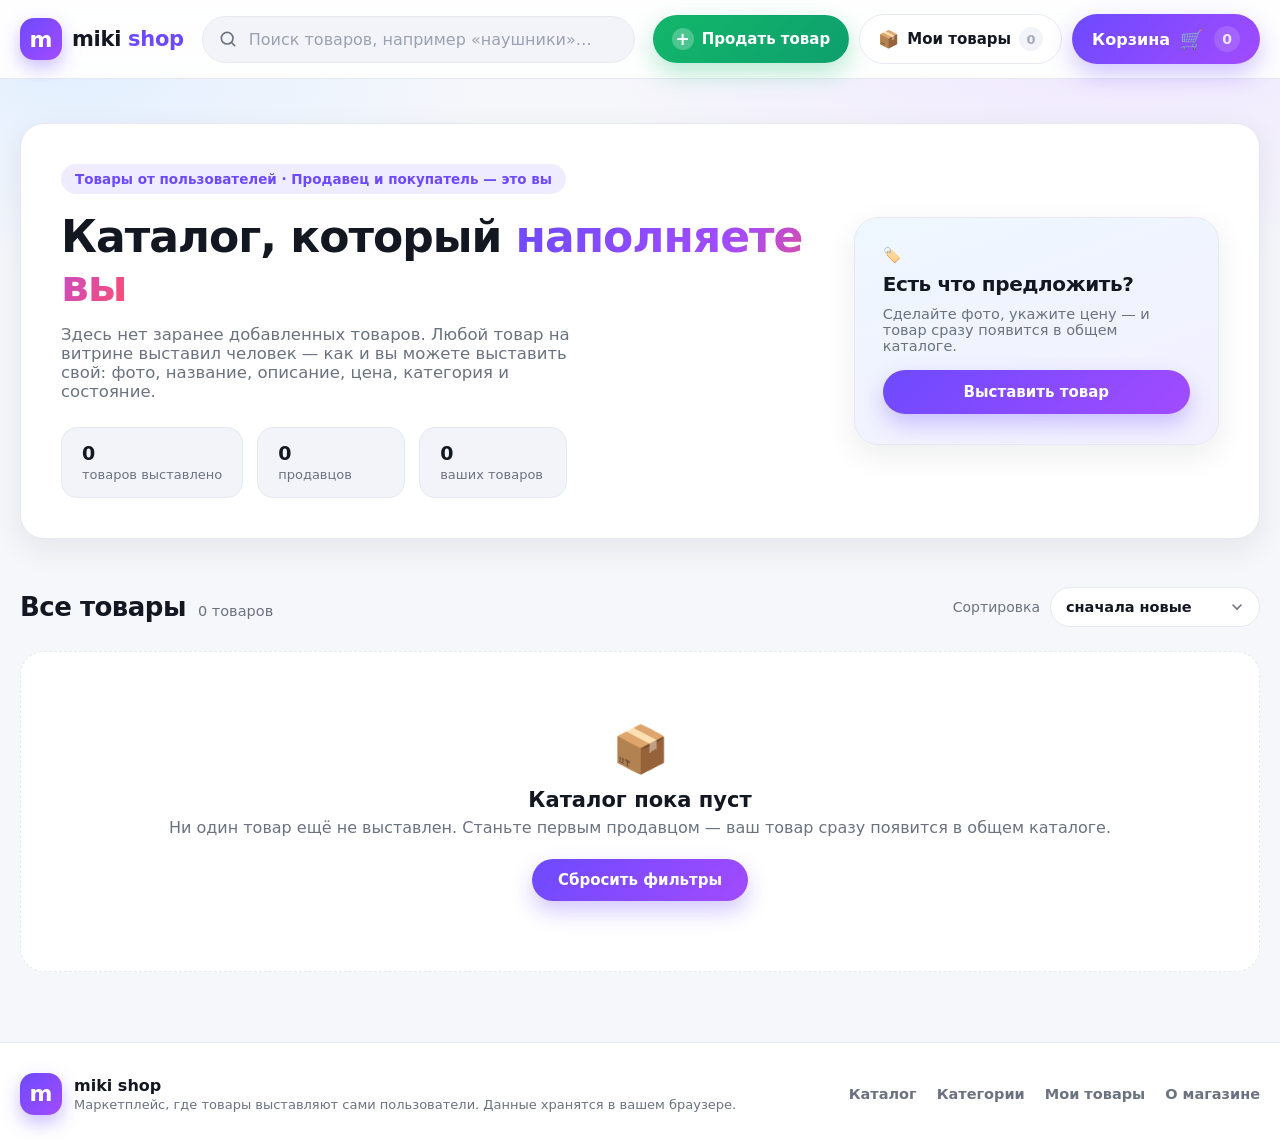
<file: index.html>
<!DOCTYPE html>
<html lang="ru">
<head>
<meta charset="UTF-8">
<meta name="viewport" content="width=device-width, initial-scale=1">
<title>miki shop — маркетплейс, где товары выставляют пользователи</title>
<meta name="description" content="miki shop — маркетплейс, на котором товары выставляют сами пользователи: выложите свой товар, найдите нужный и оформите покупку.">
<link rel="icon" href="assets/favicon.svg">
<link rel="stylesheet" href="css/styles.css">
</head>
<body>

<a class="skip-link" href="#catalog">Перейти к каталогу</a>

<!-- ================= HEADER ================= -->
<header class="header" id="header">
  <div class="container header__top">
    <a class="logo" href="#" aria-label="miki shop — на главную">
      <span class="logo__mark">m</span>
      <span class="logo__text">miki <b>shop</b></span>
    </a>

    <form class="search" id="searchForm" role="search" autocomplete="off">
      <svg class="search__icon" viewBox="0 0 24 24" aria-hidden="true">
        <circle cx="11" cy="11" r="7"></circle>
        <path d="M20 20l-3.5-3.5"></path>
      </svg>
      <input class="search__input" id="searchInput" type="search"
             placeholder="Поиск товаров, например «наушники»…" aria-label="Поиск товаров">
      <button class="search__clear" id="searchClear" type="button" aria-label="Очистить поиск" hidden>&times;</button>
    </form>

    <div class="header__actions">
      <button class="hdr-btn hdr-btn--sell" id="sellOpen" type="button">
        <span class="hdr-btn__ico" aria-hidden="true">+</span>
        <span class="hdr-btn__label">Продать товар</span>
      </button>

      <button class="hdr-btn" id="mineOpen" type="button">
        <span class="hdr-btn__ico" aria-hidden="true">📦</span>
        <span class="hdr-btn__label">Мои товары</span>
        <span class="badge" id="mineCount" data-empty="true">0</span>
      </button>

      <button class="cart-btn" id="cartOpen" type="button" aria-haspopup="dialog">
        <span class="cart-btn__label">Корзина</span>
        <span class="cart-btn__icon" aria-hidden="true">🛒</span>
        <span class="cart-btn__count" id="cartCount" data-empty="true">0</span>
      </button>
    </div>
  </div>

  <nav class="cats" id="catsNav" aria-label="Категории товаров">
    <div class="container cats__row" id="catsRow"></div>
  </nav>
</header>

<!-- ================= HERO ================= -->
<section class="hero">
  <div class="container hero__inner">
    <div class="hero__text">
      <span class="hero__badge">Товары от пользователей · Продавец и покупатель — это вы</span>
      <h1>Каталог, который <span>наполняете вы</span></h1>
      <p>Здесь нет заранее добавленных товаров. Любой товар на витрине выставил
        человек — как и вы можете выставить свой: фото, название, описание, цена,
        категория и состояние.</p>
      <div class="hero__stats">
        <div class="hero__stat"><b id="heroCount">0</b><span>товаров выставлено</span></div>
        <div class="hero__stat"><b id="heroSellers">0</b><span>продавцов</span></div>
        <div class="hero__stat"><b id="heroMine">0</b><span>ваших товаров</span></div>
      </div>
    </div>
    <div class="hero__card hero__card--cta">
      <div class="hero__cta">
        <span class="hero__cta-ico" aria-hidden="true">🏷️</span>
        <b>Есть что предложить?</b>
        <span>Сделайте фото, укажите цену — и товар сразу появится в общем каталоге.</span>
        <button class="btn btn--primary" id="heroSell" type="button">Выставить товар</button>
      </div>
    </div>
  </div>
</section>

<!-- ================= CATALOG ================= -->
<main class="container catalog" id="catalog">
  <div class="toolbar">
    <div class="toolbar__left">
      <h2 class="toolbar__title" id="catalogTitle">Все товары</h2>
      <span class="toolbar__count" id="resultCount">0 товаров</span>
    </div>
    <div class="toolbar__right">
      <label class="field">
        <span class="field__label">Сортировка</span>
        <select id="sortSelect" class="field__select">
          <option value="new">сначала новые</option>
          <option value="price-asc">сначала дешёвые</option>
          <option value="price-desc">сначала дорогие</option>
        </select>
      </label>
    </div>
  </div>

  <div class="grid" id="grid"></div>

  <!-- Состояние пустого каталога и пустой выдачи задаётся из js/app.js -->
  <div class="empty" id="emptyState" hidden>
    <div class="empty__icon" id="emptyIcon">📦</div>
    <h3 id="emptyTitle">Каталог пока пуст</h3>
    <p id="emptyText">Ни один товар ещё не выставлен. Станьте первым продавцом — ваш товар сразу появится в общем каталоге.</p>
    <button class="btn btn--primary" id="resetFilters" type="button">Сбросить фильтры</button>
    <button class="btn btn--primary" id="emptySell" type="button" hidden>Выставить товар</button>
  </div>
</main>

<!-- ================= FOOTER ================= -->
<footer class="footer">
  <div class="container footer__inner">
    <div class="footer__brand">
      <span class="logo__mark">m</span>
      <div>
        <b>miki shop</b>
        <p>Маркетплейс, где товары выставляют сами пользователи. Данные хранятся в вашем браузере.</p>
      </div>
    </div>
    <nav class="footer__links">
      <a href="#catalog">Каталог</a>
      <a href="#" data-action="categories">Категории</a>
      <a href="#" data-action="mine">Мои товары</a>
      <a href="#" data-action="about">О магазине</a>
    </nav>
  </div>
</footer>

<!-- ================= CART DRAWER ================= -->
<div class="overlay" id="overlay" hidden></div>

<aside class="drawer" id="drawer" role="dialog" aria-modal="true" aria-label="Корзина" hidden>
  <header class="drawer__head">
    <h2>Корзина <span class="drawer__count" id="drawerCount">0</span></h2>
    <button class="icon-btn" id="cartClose" type="button" aria-label="Закрыть корзину">&times;</button>
  </header>

  <div class="drawer__body" id="drawerBody"></div>

  <footer class="drawer__foot" id="drawerFoot">
    <div class="drawer__row">
      <span>Товаров: <b id="footQty">0</b></span>
      <span>Продавцов: <b id="footSellers">0</b></span>
    </div>
    <div class="drawer__total">
      <span>Итого</span>
      <b id="footTotal">0 ₽</b>
    </div>
    <button class="btn btn--checkout" id="checkout" type="button">
      Оформить покупку
      <span id="checkoutTotal">0 ₽</span>
    </button>
    <button class="btn btn--ghost btn--sm" id="clearCart" type="button">Очистить корзину</button>
  </footer>
</aside>

<!-- ================= SUCCESS MODAL ================= -->
<div class="modal" id="modal" role="dialog" aria-modal="true" aria-labelledby="modalTitle" hidden>
  <div class="modal__box">
    <div class="modal__check" aria-hidden="true">
      <svg viewBox="0 0 52 52"><path d="M14 27l9 9 16-18"></path></svg>
    </div>
    <h2 id="modalTitle">Заказ успешно оформлен!</h2>
    <p class="modal__text">Спасибо за покупку в <b>miki shop</b>. Продавцы увидят заказ и свяжутся с вами, чтобы передать товар.</p>
    <div class="modal__order">
      <span>Номер заказа:</span>
      <b id="orderNumber"></b>
      <button class="copy-btn" id="copyOrder" type="button" title="Скопировать номер">Скопировать</button>
    </div>
    <div class="modal__items" id="modalItems"></div>
    <button class="btn btn--primary" id="modalClose" type="button">Продолжить покупки</button>
  </div>
</div>

<div class="toasts" id="toasts" aria-live="polite"></div>

<!-- ================= MY ITEMS DRAWER ================= -->
<aside class="drawer drawer--wide" id="myDrawer" role="dialog" aria-modal="true" aria-label="Мои товары" hidden>
  <header class="drawer__head">
    <h2>Мои товары <span class="drawer__count" id="myCount">0</span></h2>
    <button class="icon-btn" id="myClose" type="button" aria-label="Закрыть">&times;</button>
  </header>

  <div class="drawer__body" id="myBody"></div>

  <footer class="drawer__foot">
    <p class="mine__profile">Вы продаёте как <b id="myName">Продавец</b></p>
    <p class="mine__hint">Товары хранятся в этом браузере и остаются на витрине после перезагрузки страницы. Покупать и продавать можно одновременно.</p>
    <button class="btn btn--primary" id="mySellBtn" type="button">
      <span aria-hidden="true">+</span> Продать товар
    </button>
  </footer>
</aside>

<!-- ================= PRODUCT CARD MODAL ================= -->
<div class="modal" id="productModal" role="dialog" aria-modal="true" aria-labelledby="pmName" hidden>
  <div class="modal__box modal__box--wide">
    <button class="icon-btn modal__x" id="pmClose" type="button" aria-label="Закрыть карточку">&times;</button>
    <div class="detail">
      <div class="detail__media">
        <img id="pmImage" alt="" width="400" height="400">
        <span class="detail__cond" id="pmCondition"></span>
      </div>
        <div class="detail__info">
          <span class="card__cat" id="pmCategory"></span>
          <h2 id="pmName"></h2>
          <div class="detail__meta" id="pmMeta"></div>
          <div class="detail__seller" id="pmSeller"></div>
        <p class="detail__desc" id="pmDesc"></p>
        <div class="detail__buy">
          <span class="price" id="pmPrice"></span>
          <button class="btn btn--primary detail__add" id="pmAdd" type="button">Добавить в корзину</button>
        </div>
      </div>
    </div>
  </div>
</div>

<!-- ================= SELL FORM MODAL ================= -->
<div class="modal" id="sellModal" role="dialog" aria-modal="true" aria-labelledby="sellTitle" hidden>
  <div class="modal__box modal__box--form">
    <button class="icon-btn modal__x" id="sellClose" type="button" aria-label="Закрыть форму">&times;</button>
    <h2 id="sellTitle">Выставить товар</h2>
    <p class="modal__text">Заполните карточку — товар сразу появится в общем каталоге и его увидят покупатели.</p>

    <form class="form" id="sellForm" novalidate>
      <!-- Фото -->
      <div class="form__row">
        <span class="form__label">Фото товара</span>
        <div class="photo">
          <div class="photo__preview" id="sellPhotoPreview">
            <span class="photo__hint">Нет фото</span>
          </div>
          <div class="photo__side">
            <label class="btn btn--ghost btn--sm photo__pick" for="sellPhoto">Выбрать фото</label>
            <input class="visually-hidden" id="sellPhoto" type="file" accept="image/*">
            <button class="btn btn--ghost btn--sm" id="sellPhotoClear" type="button" hidden>Убрать фото</button>
            <small class="photo__note">JPG или PNG, до 5 МБ. Если фото нет — поставим заглушку.</small>
          </div>
        </div>
      </div>

      <!-- Название -->
      <div class="form__row">
        <label class="form__label" for="sellName">Название товара <b>*</b></label>
        <input class="form__input" id="sellName" type="text" maxlength="70"
               placeholder="Например: Кофемашина Delonghi Magnifica" required>
        <small class="form__error" data-error="sellName"></small>
      </div>

      <!-- Категория + состояние -->
      <div class="form__grid">
        <div class="form__row">
          <label class="form__label" for="sellCategory">Категория <b>*</b></label>
          <select class="form__input" id="sellCategory" required></select>
        </div>
        <div class="form__row">
          <label class="form__label" for="sellCondition">Состояние товара <b>*</b></label>
          <select class="form__input" id="sellCondition" required></select>
        </div>
      </div>

      <!-- Цена -->
      <div class="form__row">
        <label class="form__label" for="sellPrice">Цена, ₽ <b>*</b></label>
        <input class="form__input" id="sellPrice" type="number" min="1" step="1" inputmode="numeric"
               placeholder="2500" required>
        <small class="form__error" data-error="sellPrice"></small>
      </div>

      <!-- Описание -->
      <div class="form__row">
        <label class="form__label" for="sellDesc">Описание</label>
        <textarea class="form__input form__input--area" id="sellDesc" rows="4" maxlength="800"
                  placeholder="Состояние, комплектация, причина продажи, город и способ передачи…"></textarea>
        <small class="form__counter"><span id="sellDescCount">0</span> / 800</small>
      </div>

      <!-- Продавец -->
      <div class="form__row">
        <label class="form__label" for="sellSeller">Имя продавца <b>*</b></label>
        <input class="form__input" id="sellSeller" type="text" maxlength="40"
               placeholder="Как вас показывать покупателям" required>
        <small class="form__error" data-error="sellSeller"></small>
        <small class="photo__note">Это имя увидят покупатели. Оно запоминается и подставляется в следующих товарах.</small>
      </div>

      <p class="form__error form__error--global" id="sellError" hidden></p>

      <div class="form__actions">
        <button class="btn btn--ghost" id="sellCancel" type="button">Отмена</button>
        <button class="btn btn--primary" id="sellSubmit" type="submit">Опубликовать</button>
      </div>
    </form>
  </div>
</div>

<script src="js/data.js"></script>
<script src="js/app.js"></script>
</body>
</html>
</file>
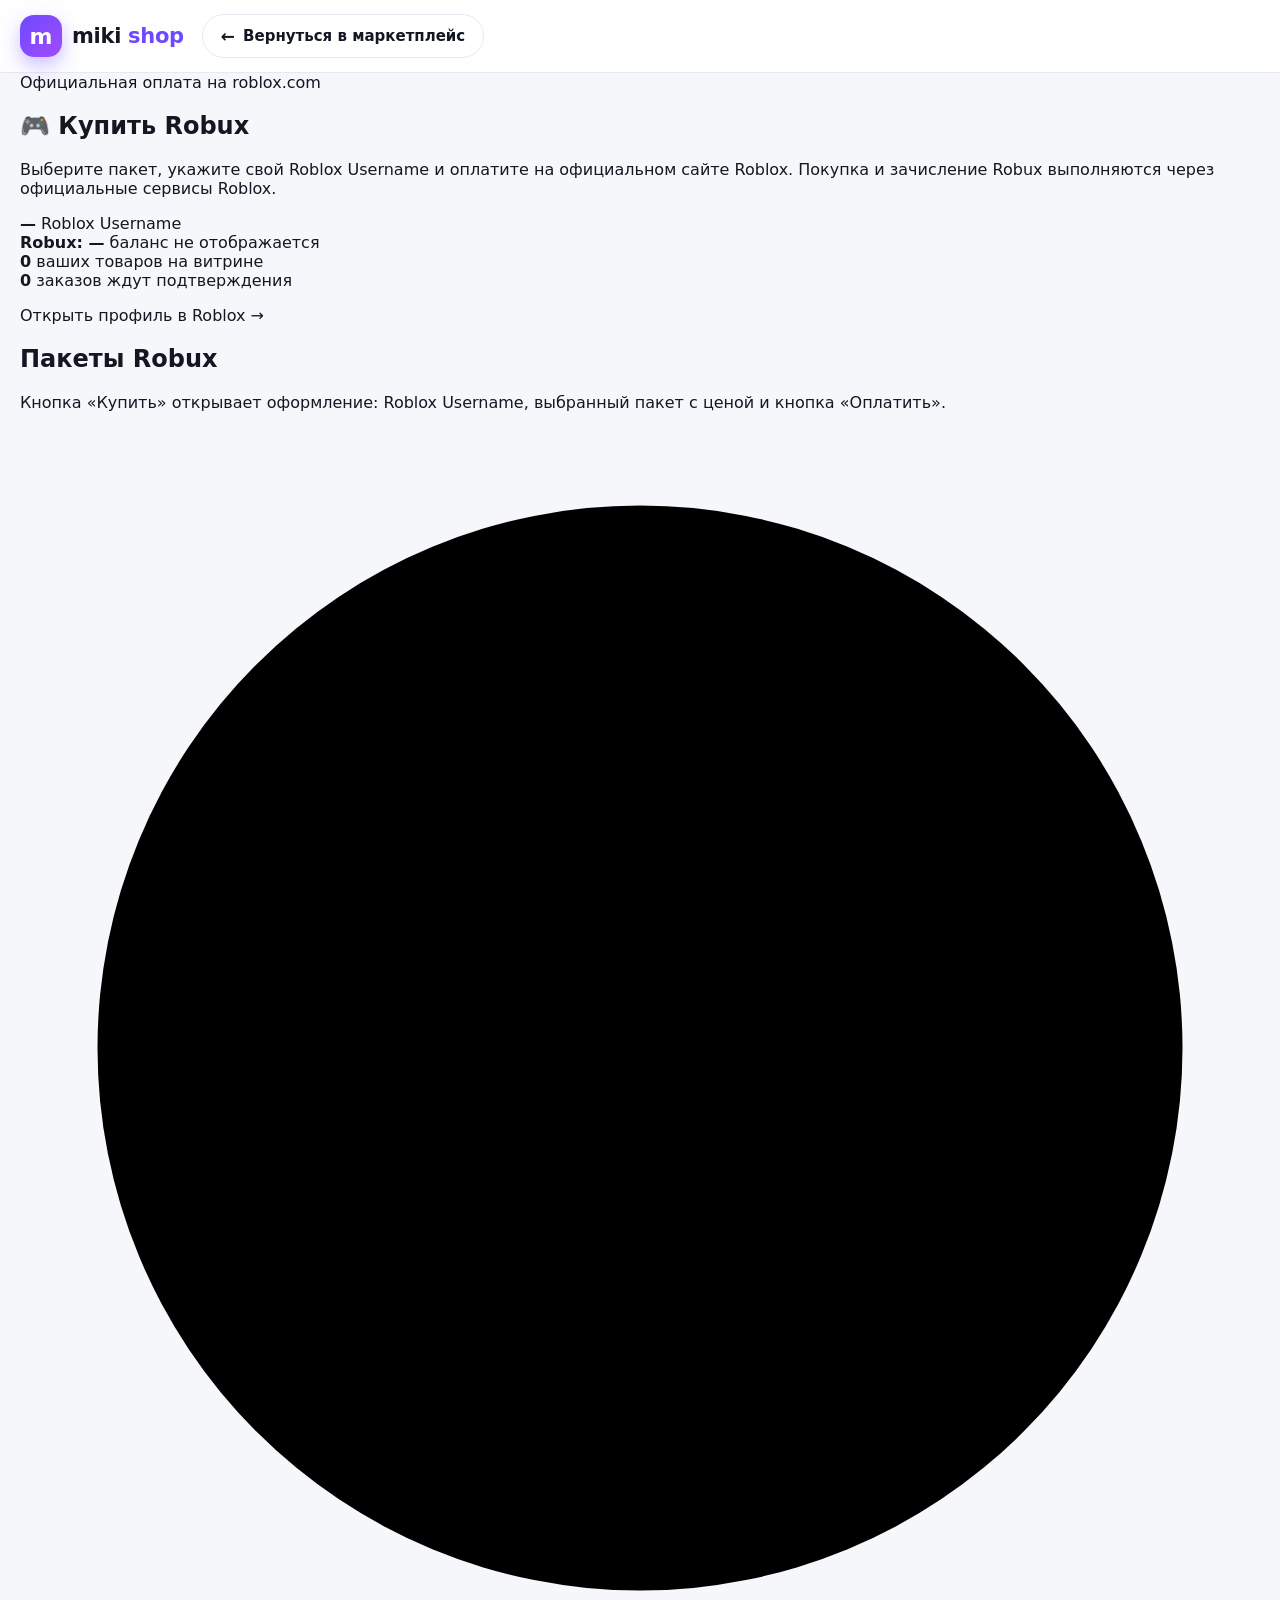
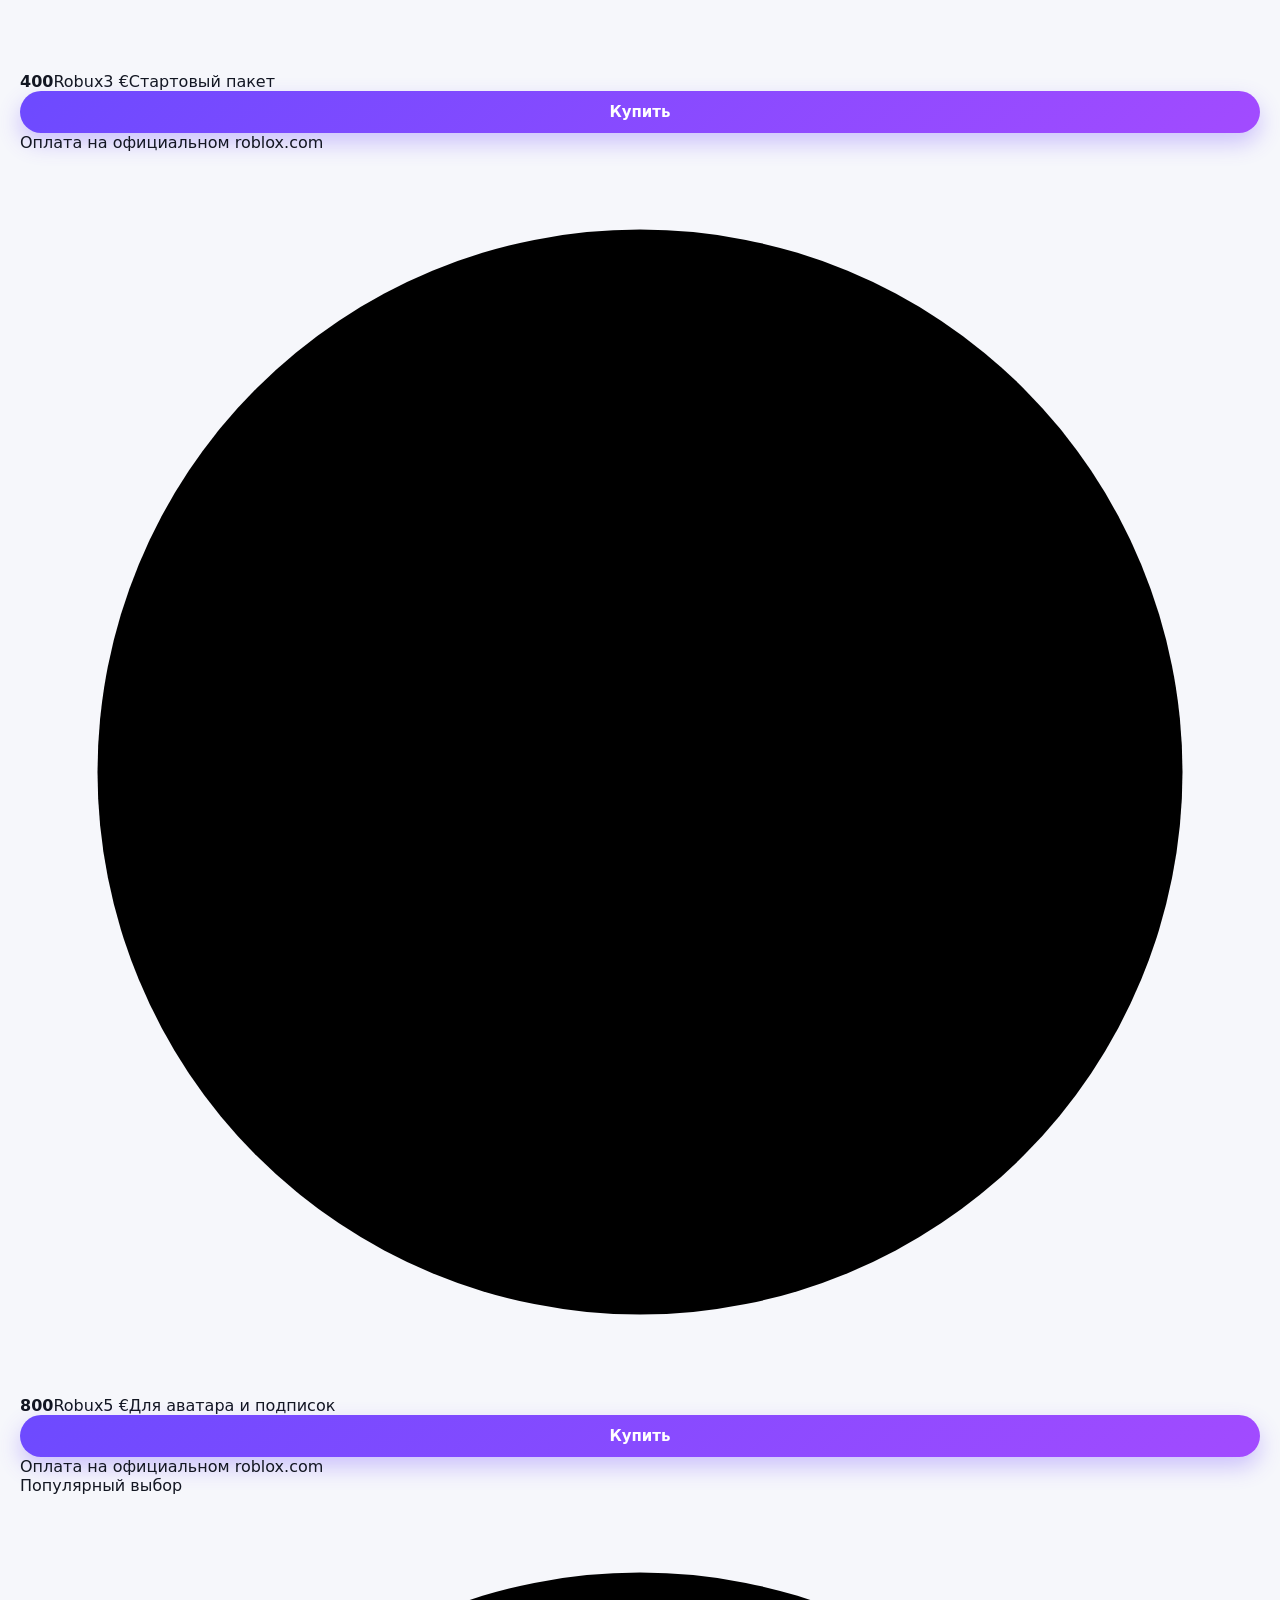
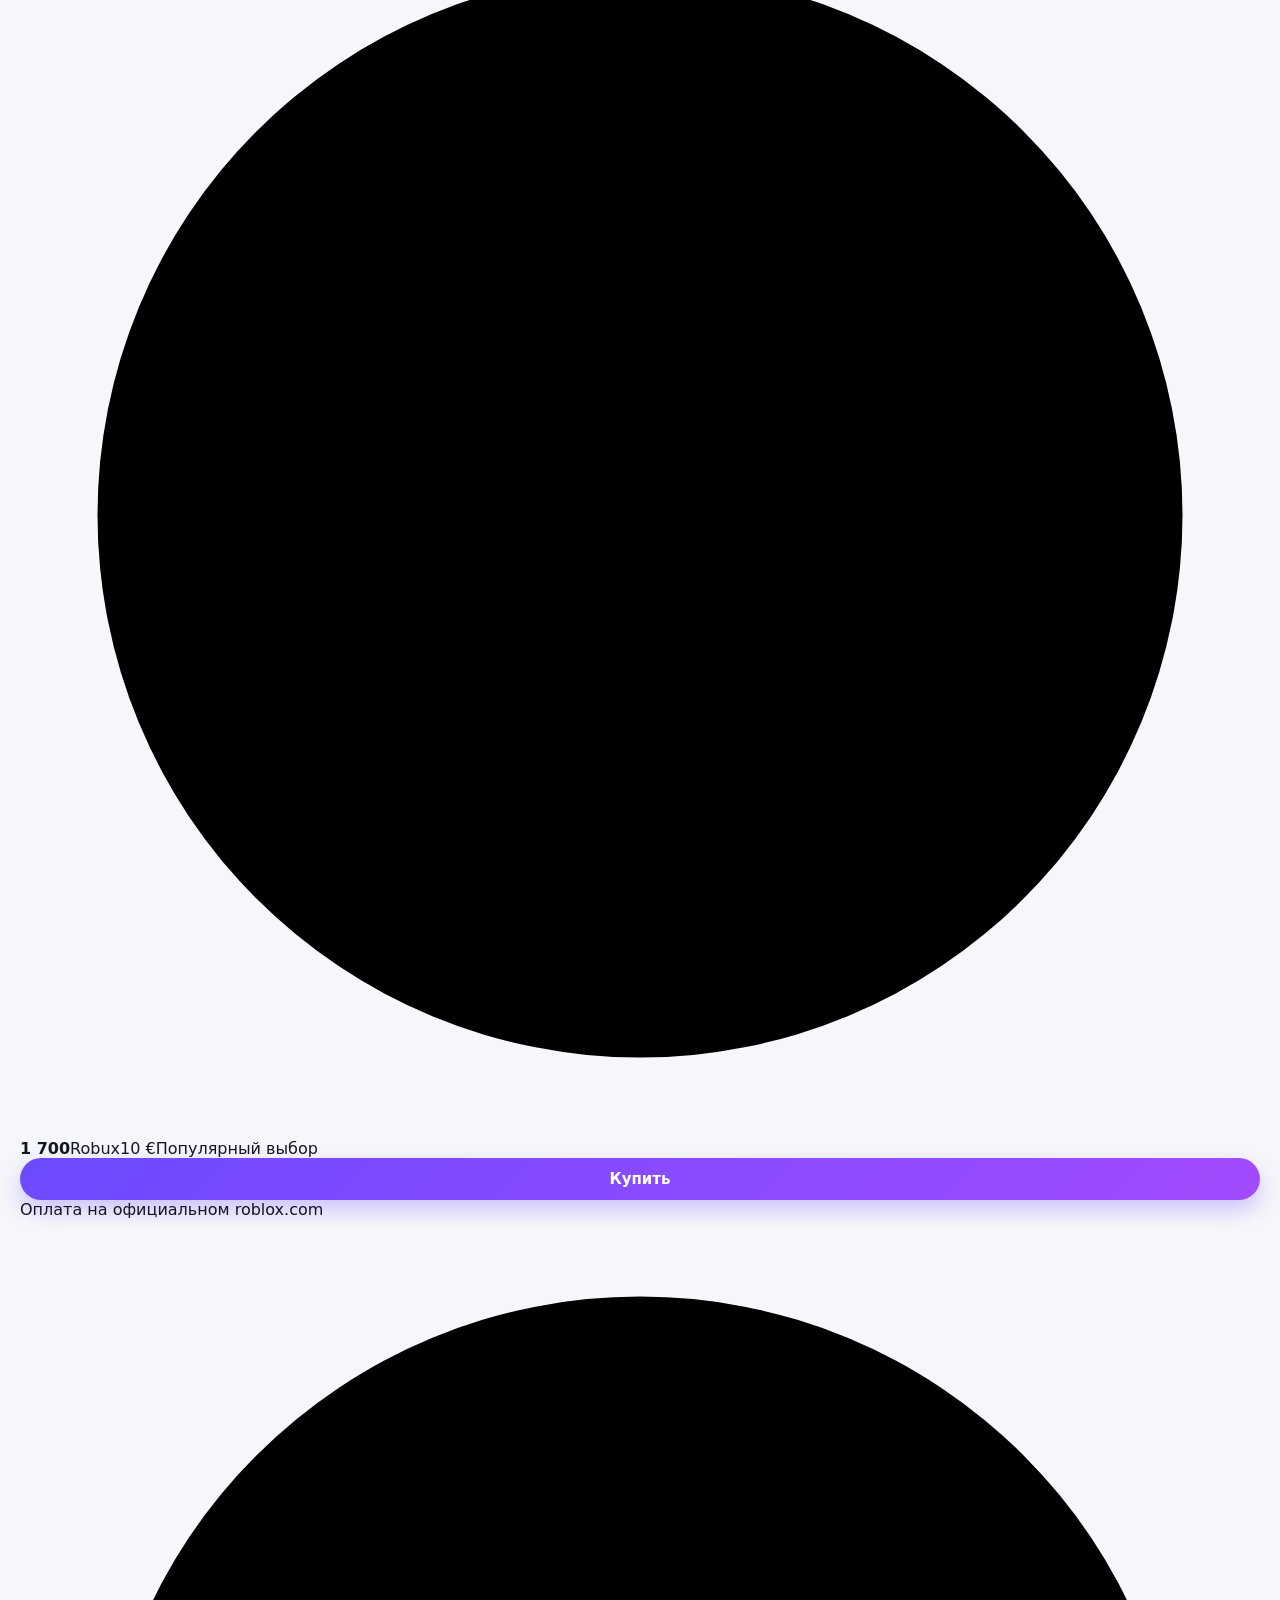
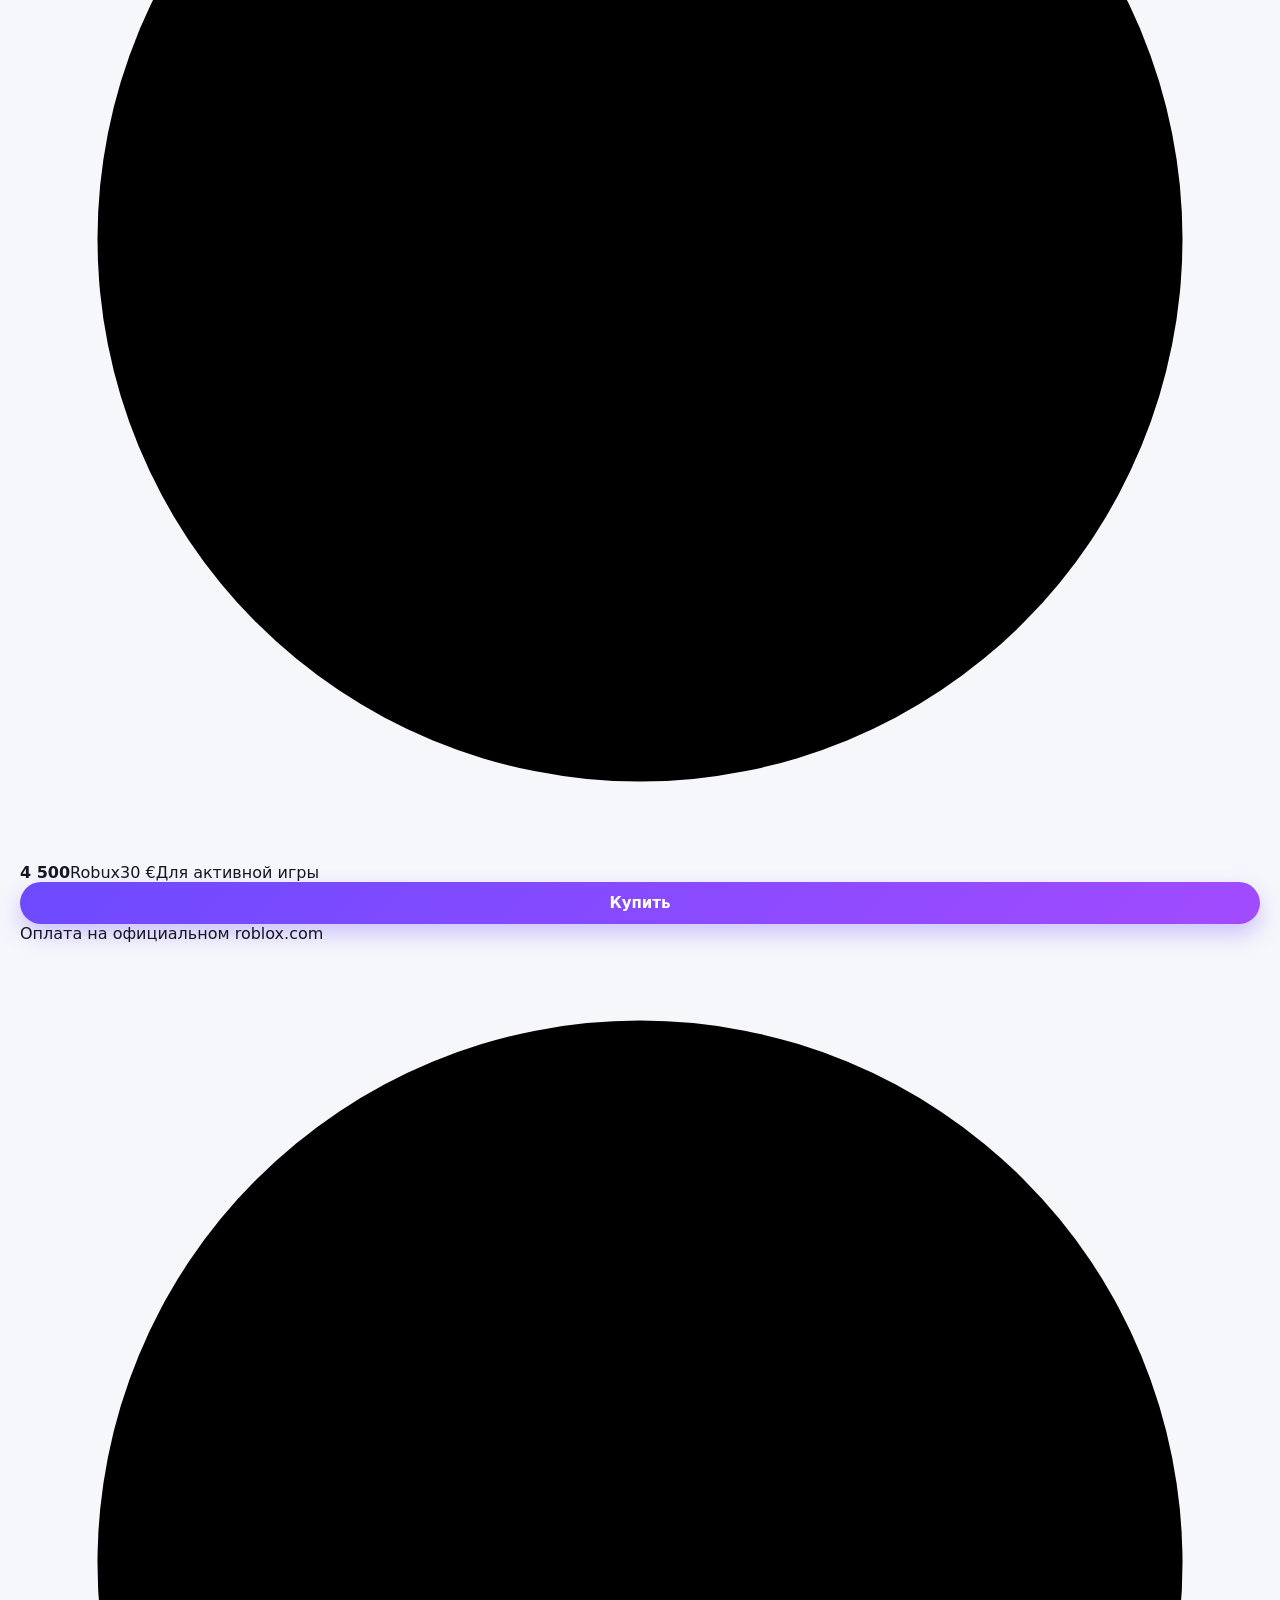
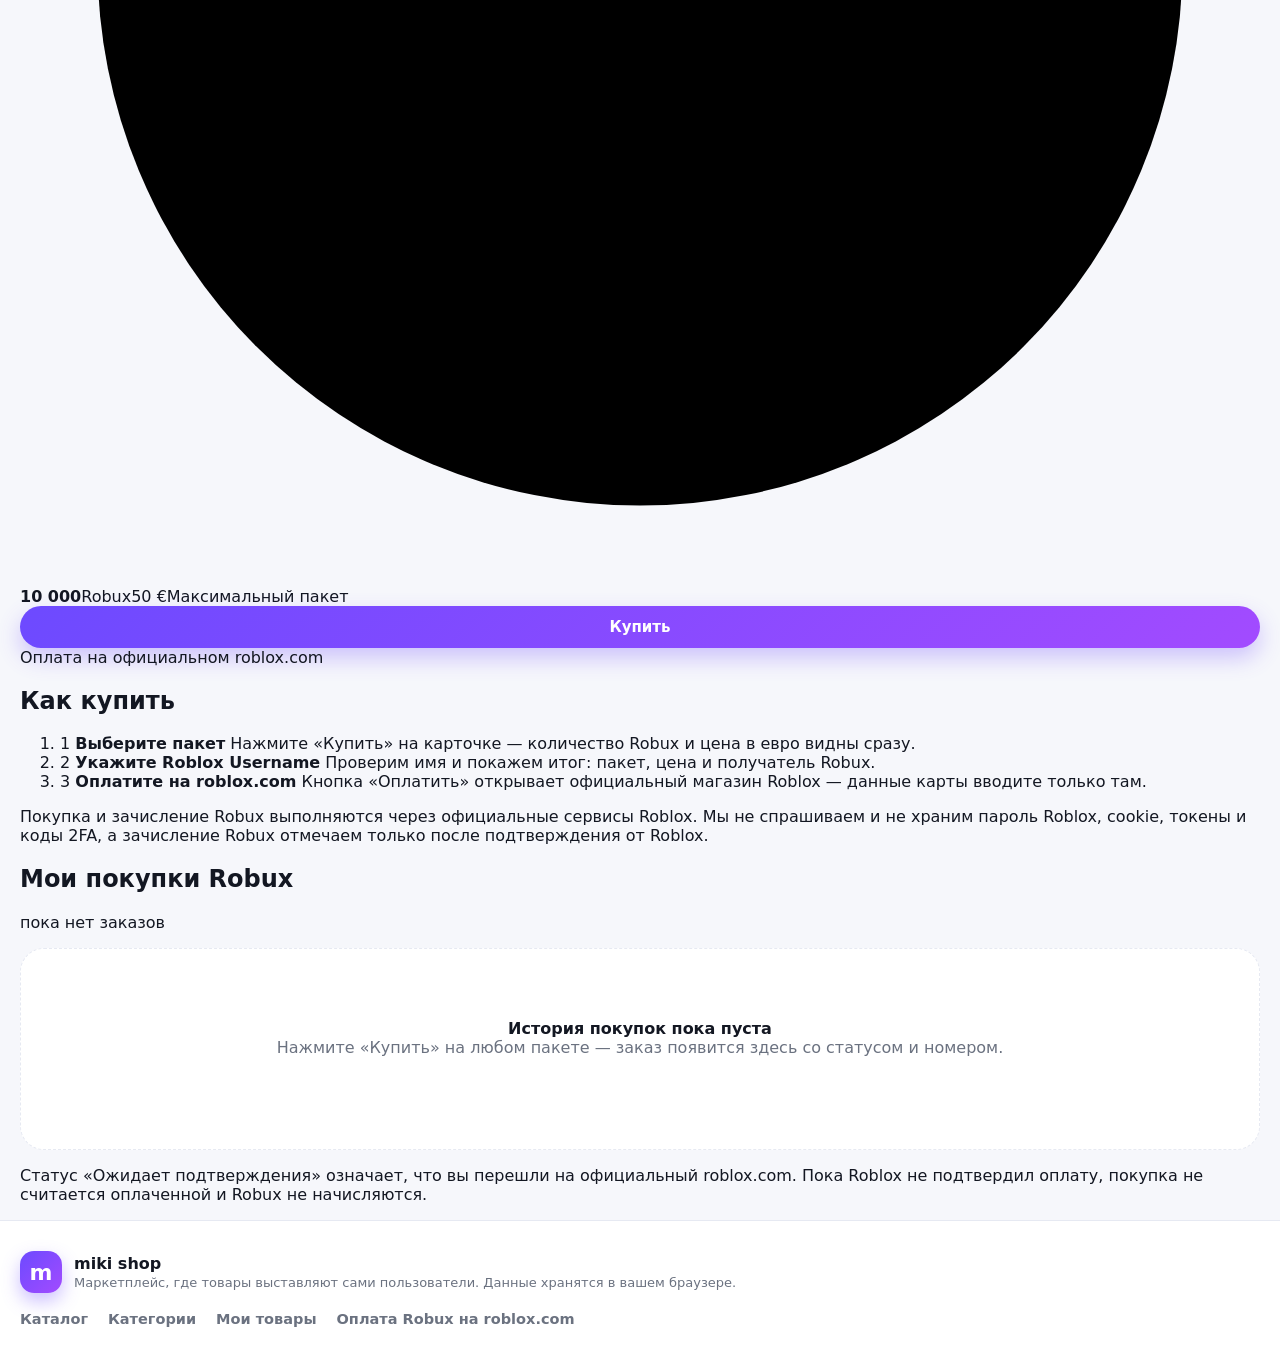
<file: robux.html>
<!DOCTYPE html>
<html lang="ru">
<head>
  <meta charset="utf-8">
  <meta name="viewport" content="width=device-width, initial-scale=1">
  <title>Купить Robux — miki shop</title>
  <meta name="description" content="Раздел покупки Robux в маркетплейсе: пакеты Robux, оплата только через официальный roblox.com и история покупок.">
  <link rel="icon" href="assets/favicon.svg" type="image/svg+xml">
  <link rel="stylesheet" href="css/styles.css">
</head>
<body class="page-robux">

<header class="header">
  <div class="container header__top">
    <a class="logo" href="index.html" aria-label="miki shop — в маркетплейс">
      <span class="logo__mark">m</span>
      <span class="logo__text">miki <b>shop</b></span>
    </a>
    <div class="header__actions">
      <a class="hdr-btn hdr-btn--back" href="index.html">
        <span class="hdr-btn__ico" aria-hidden="true">←</span>
        <span class="hdr-btn__label">Вернуться в маркетплейс</span>
      </a>
    </div>
  </div>
</header>

<main class="container rbx">

  <!-- ================= HERO ================= -->
  <section class="rbx-hero">
    <span class="rbx-hero__badge">Официальная оплата на roblox.com</span>
    <h1 class="rbx-hero__title">🎮 Купить Robux</h1>
    <p class="rbx-hero__lead">
      Выберите пакет, укажите свой Roblox Username и оплатите на официальном сайте Roblox.
      Покупка и зачисление Robux выполняются через официальные сервисы Roblox.
    </p>

    <div class="rbx-hero__stats">
      <div class="rbx-stat">
        <b id="rbxName">—</b>
        <span>Roblox Username</span>
      </div>
      <div class="rbx-stat">
        <b>Robux: —</b>
        <span>баланс не отображается</span>
      </div>
      <div class="rbx-stat">
        <b id="rbxMine">0</b>
        <span>ваших товаров на витрине</span>
      </div>
      <div class="rbx-stat">
        <b id="rbxPending">0</b>
        <span>заказов ждут подтверждения</span>
      </div>
    </div>

    <p class="rbx-hero__profile">
      <a class="rbx-hero__link" id="rbxProfile" href="https://www.roblox.com/" target="_blank" rel="noopener noreferrer">Открыть профиль в Roblox →</a>
    </p>
  </section>

  <!-- ================= ПАКЕТЫ ================= -->
  <section class="rbx-section" aria-labelledby="rbxPackTitle">
    <div class="rbx-section__head">
      <h2 id="rbxPackTitle">Пакеты Robux</h2>
      <p>Кнопка «Купить» открывает оформление: Roblox Username, выбранный пакет с ценой и кнопка «Оплатить».</p>
    </div>
    <div class="rbx-grid" id="rbxGrid"></div>
  </section>

  <!-- ================= КАК КУПИТЬ ================= -->
  <section class="rbx-section" aria-labelledby="rbxHowTitle">
    <div class="rbx-section__head">
      <h2 id="rbxHowTitle">Как купить</h2>
    </div>
    <ol class="rbx-steps">
      <li class="rbx-step">
        <span class="rbx-step__num">1</span>
        <b>Выберите пакет</b>
        <span>Нажмите «Купить» на карточке — количество Robux и цена в евро видны сразу.</span>
      </li>
      <li class="rbx-step">
        <span class="rbx-step__num">2</span>
        <b>Укажите Roblox Username</b>
        <span>Проверим имя и покажем итог: пакет, цена и получатель Robux.</span>
      </li>
      <li class="rbx-step">
        <span class="rbx-step__num">3</span>
        <b>Оплатите на roblox.com</b>
        <span>Кнопка «Оплатить» открывает официальный магазин Roblox — данные карты вводите только там.</span>
      </li>
    </ol>

    <p class="rbx-note">
      Покупка и зачисление Robux выполняются через официальные сервисы Roblox.
      Мы не спрашиваем и не храним пароль Roblox, cookie, токены и коды 2FA, а зачисление Robux
      отмечаем только после подтверждения от Roblox.
    </p>
  </section>

  <!-- ================= МОИ ПОКУПКИ ================= -->
  <section class="rbx-section" aria-labelledby="rbxHistoryTitle">
    <div class="rbx-section__head">
      <h2 id="rbxHistoryTitle">Мои покупки Robux</h2>
      <p id="rbxOrdersCount">пока нет заказов</p>
    </div>

    <ul class="rbx-orders" id="rbxHistory" hidden></ul>

    <div class="empty" id="rbxHistoryEmpty">
      <b>История покупок пока пуста</b>
      <p>Нажмите «Купить» на любом пакете — заказ появится здесь со статусом и номером.</p>
    </div>

    <p class="rbx-note rbx-note--soft">
      Статус «Ожидает подтверждения» означает, что вы перешли на официальный roblox.com.
      Пока Roblox не подтвердил оплату, покупка не считается оплаченной и Robux не начисляются.
    </p>
  </section>

</main>

<footer class="footer">
  <div class="container footer__inner">
    <div class="footer__brand">
      <span class="logo__mark">m</span>
      <div>
        <b>miki shop</b>
        <p>Маркетплейс, где товары выставляют сами пользователи. Данные хранятся в вашем браузере.</p>
      </div>
    </div>
    <nav class="footer__links">
      <a href="index.html">Каталог</a>
      <a href="index.html#catalog">Категории</a>
      <a href="index.html">Мои товары</a>
      <a href="https://www.roblox.com/upgrades/robux" target="_blank" rel="noopener noreferrer">Оплата Robux на roblox.com</a>
    </nav>
  </div>
</footer>

<!-- ================= ОКНО ПОКУПКИ ================= -->
<div class="modal" id="rbxModal" hidden role="dialog" aria-modal="true" aria-labelledby="rbxModalTitle">
  <div class="modal__box modal__box--form rbx-modal">
    <button class="icon-btn modal__x" id="rbxModalClose" type="button" aria-label="Закрыть">×</button>

    <h2 class="rbx-modal__title" id="rbxModalTitle">Покупка Robux</h2>
    <ol class="rbx-steps-nav" id="rbxStepsNav">
      <li class="is-active" data-step="1">Roblox Username</li>
      <li data-step="2">Пакет и цена</li>
      <li data-step="3">Оплата</li>
    </ol>

    <!-- Шаг 1: Roblox Username -->
    <section class="rbx-pane" data-pane="1">
      <p class="rbx-pane__lead">Кому адресовать пакет? Robux придёт на этот аккаунт Roblox.</p>
      <label class="form__label" for="rbxModalUser">Roblox Username</label>
      <input class="form__input" id="rbxModalUser" type="text" maxlength="20"
             autocomplete="off" autocapitalize="off" spellcheck="false"
             placeholder="Например: miki_player">
      <small class="form__error" data-error="rbxModalUser"></small>
      <button class="rbx-saved" id="rbxUseSaved" type="button" hidden></button>
      <small class="photo__note">Только имя пользователя. Пароль, cookie, токены и коды 2FA мы не спрашиваем и не храним.</small>
      <div class="form__actions">
        <button class="btn btn--ghost" id="rbxCancel1" type="button">Отмена</button>
        <button class="btn btn--primary" id="rbxStepOne" type="button">Далее</button>
      </div>
    </section>

    <!-- Шаг 2: выбранный пакет и цена -->
    <section class="rbx-pane" data-pane="2" hidden>
      <p class="rbx-pane__lead">Проверьте пакет и стоимость перед оплатой.</p>
      <div class="rbx-sum">
        <div class="rbx-sum__row">
          <span>Пакет</span>
          <b><span id="sumAmount">—</span> <span id="sumTitle">Robux</span></b>
        </div>
        <div class="rbx-sum__row">
          <span>Цена</span>
          <b id="sumPrice">—</b>
        </div>
        <div class="rbx-sum__row">
          <span>Roblox Username</span>
          <b id="sumUser">—</b>
        </div>
      </div>
      <p class="rbx-note rbx-note--soft">
        Оплата пройдёт на официальном roblox.com. Данные карты вводите только на сайте Roblox.
      </p>
      <div class="form__actions">
        <button class="btn btn--ghost" id="rbxBack" type="button">Назад</button>
        <button class="btn btn--primary" id="rbxPay" type="button">Оплатить</button>
      </div>
    </section>

    <!-- Шаг 3: заказ создан -->
    <section class="rbx-pane" data-pane="3" hidden>
      <p class="rbx-pane__lead">Заказ создан и ждёт подтверждения от Roblox.</p>
      <div class="rbx-sum">
        <div class="rbx-sum__row">
          <span>Пакет</span>
          <b id="okTitle">—</b>
        </div>
        <div class="rbx-sum__row">
          <span>Цена</span>
          <b id="okPrice">—</b>
        </div>
        <div class="rbx-sum__row">
          <span>Получатель</span>
          <b id="okUser">—</b>
        </div>
        <div class="rbx-sum__row">
          <span>Номер заказа</span>
          <b id="okRef">—</b>
        </div>
      </div>
      <p class="rbx-note rbx-note--soft" id="okMessage">—</p>
      <div class="form__actions">
        <button class="btn btn--ghost" id="rbxDone" type="button">Готово</button>
        <a class="btn btn--primary" id="okOpen" href="https://www.roblox.com/upgrades/robux" target="_blank" rel="noopener noreferrer">Перейти на roblox.com</a>
      </div>
    </section>
  </div>
</div>

<div class="toasts" id="toasts" aria-live="polite"></div>

<script src="js/robux-payment.js"></script>
<script src="js/robux-shop.js"></script>
</body>
</html>
</file>
<file: css/styles.css>
/* ============================================================
   miki shop — styles
   ============================================================ */

:root {
  --bg: #f6f7fb;
  --surface: #ffffff;
  --surface-2: #f2f4fa;
  --text: #131722;
  --muted: #6b7280;
  --line: #e6e9f2;

  --brand: #6d4aff;
  --brand-2: #a24bff;
  --brand-soft: #efecff;
  --accent: #ff4d6d;
  --green: #12b76a;
  --green-soft: #e6f9f0;
  --amber: #f59e0b;

  --radius-s: 10px;
  --radius: 16px;
  --radius-l: 24px;

  --shadow-s: 0 2px 8px rgba(19, 23, 34, .06);
  --shadow: 0 10px 30px rgba(19, 23, 34, .08);
  --shadow-l: 0 24px 60px rgba(19, 23, 34, .18);

  --ease: cubic-bezier(.22, .68, .36, 1);
  --header-h: 132px;
}

* { box-sizing: border-box; }

/* Атрибут hidden должен всегда побеждать авторские правила display.
   Без этого правила .modal/.drawer/.grid/.btn (у них задан display)
   продолжают отображаться, даже когда JS ставит элементу [hidden]. */
[hidden] { display: none !important; }

/* overflow-x: clip обрезает горизонтальный выход за экран, но НЕ создаёт
   scroll-контейнер. Раньше здесь стоял overflow-x: hidden на body — из-за
   него тело становилось прокручиваемым контейнером, страница переставала
   прокручиваться и «Продолжить покупки» не возвращал на главную. */
html { scroll-behavior: smooth; overflow-x: clip; }

body {
  margin: 0;
  font-family: "Segoe UI", system-ui, -apple-system, "Inter", Roboto, "Helvetica Neue", Arial, sans-serif;
  color: var(--text);
  background: var(--bg);
  -webkit-font-smoothing: antialiased;
}

/* Блокировка прокрутки — и на html, и на body. */
html.is-locked,
body.is-locked { overflow: hidden; }

img { display: block; max-width: 100%; }

button, input, select { font: inherit; color: inherit; }

a { color: inherit; text-decoration: none; }

.container {
  width: min(1240px, 100% - 40px);
  margin-inline: auto;
}

.skip-link {
  position: absolute; left: -999px; top: 0; z-index: 100;
  background: var(--brand); color: #fff; padding: 12px 18px; border-radius: 0 0 12px 0;
}
.skip-link:focus { left: 0; }

:focus-visible { outline: 3px solid rgba(109, 74, 255, .45); outline-offset: 2px; border-radius: 6px; }

/* ---------------- Header ---------------- */

.header {
  position: sticky; top: 0; z-index: 40;
  background: rgba(255, 255, 255, .88);
  backdrop-filter: blur(14px);
  border-bottom: 1px solid var(--line);
}

.header__top {
  display: grid;
  grid-template-columns: auto 1fr auto;
  align-items: center;
  gap: 18px;
  padding: 14px 0;
}

.logo { display: flex; align-items: center; gap: 10px; }

.logo__mark {
  width: 42px; height: 42px;
  display: grid; place-items: center;
  border-radius: 14px;
  background: linear-gradient(135deg, var(--brand), var(--brand-2));
  color: #fff; font-weight: 800; font-size: 22px;
  box-shadow: 0 8px 18px rgba(109, 74, 255, .35);
}

.logo__text { font-size: 21px; font-weight: 600; letter-spacing: -.3px; }
.logo__text b { color: var(--brand); }

.search {
  position: relative;
  display: flex; align-items: center;
  max-width: 620px; width: 100%;
  justify-self: center;
}

.search__icon {
  position: absolute; left: 16px; width: 20px; height: 20px;
  fill: none; stroke: var(--muted); stroke-width: 2; stroke-linecap: round;
  pointer-events: none;
}

.search__input {
  width: 100%;
  padding: 13px 44px 13px 46px;
  border: 1.5px solid var(--line);
  border-radius: 999px;
  background: var(--surface-2);
  transition: border-color .2s var(--ease), box-shadow .2s var(--ease), background .2s var(--ease);
}
.search__input::placeholder { color: #9aa1b1; }
.search__input:focus {
  outline: none;
  background: #fff;
  border-color: var(--brand);
  box-shadow: 0 0 0 4px rgba(109, 74, 255, .12);
}
.search__input::-webkit-search-cancel-button { display: none; }

.search__clear {
  position: absolute; right: 8px;
  width: 30px; height: 30px; border: 0; border-radius: 50%;
  background: #e3e6ef; color: var(--muted);
  font-size: 20px; line-height: 1; cursor: pointer;
  transition: background .18s, color .18s, transform .18s;
}
.search__clear:hover { background: var(--brand); color: #fff; transform: rotate(90deg); }

.cart-btn {
  position: relative;
  display: inline-flex; align-items: center; gap: 10px;
  padding: 12px 20px;
  border: 0; border-radius: 999px; cursor: pointer;
  background: linear-gradient(135deg, var(--brand), var(--brand-2));
  color: #fff; font-weight: 600;
  box-shadow: 0 10px 24px rgba(109, 74, 255, .32);
  transition: transform .2s var(--ease), box-shadow .2s var(--ease), filter .2s;
}
.cart-btn:hover { transform: translateY(-2px); box-shadow: 0 16px 30px rgba(109, 74, 255, .42); }
.cart-btn:active { transform: translateY(0) scale(.98); }
.cart-btn__icon { font-size: 19px; }
.cart-btn__count {
  min-width: 26px; height: 26px; padding: 0 7px;
  display: grid; place-items: center;
  border-radius: 999px;
  background: rgba(255, 255, 255, .25);
  font-size: 14px; font-weight: 700;
}
.cart-btn__count[data-empty="true"] { background: rgba(255, 255, 255, .16); opacity: .85; }

.cart-btn.bump { animation: bump .45s var(--ease); }
@keyframes bump {
  0% { transform: scale(1); }
  35% { transform: scale(1.12) rotate(-2deg); }
  100% { transform: scale(1); }
}

/* Categories */
.cats { border-top: 1px solid var(--line); }
.cats__row {
  display: flex; gap: 8px;
  padding: 12px 0;
  overflow-x: auto;
  scrollbar-width: none;
}
.cats__row::-webkit-scrollbar { display: none; }

.chip {
  flex: 0 0 auto;
  padding: 9px 16px;
  border: 1.5px solid var(--line);
  border-radius: 999px;
  background: #fff;
  color: var(--muted);
  font-size: 14.5px; font-weight: 600;
  cursor: pointer; white-space: nowrap;
  transition: all .2s var(--ease);
}
.chip:hover { border-color: var(--brand); color: var(--brand); transform: translateY(-1px); }
.chip.is-active {
  background: linear-gradient(135deg, var(--brand), var(--brand-2));
  border-color: transparent; color: #fff;
  box-shadow: 0 8px 18px rgba(109, 74, 255, .3);
}
.chip__n { opacity: .65; font-weight: 500; margin-left: 4px; font-size: 13px; }

/* ---------------- Hero ---------------- */

.hero {
  padding: 44px 0 8px;
  background:
    radial-gradient(900px 380px at 88% -10%, #efe7ff 0%, transparent 62%),
    radial-gradient(700px 320px at 6% 0%, #e4f0ff 0%, transparent 60%);
}

.hero__inner {
  display: grid;
  grid-template-columns: 1.35fr .65fr;
  align-items: center; gap: 34px;
  background: #fff;
  border: 1px solid var(--line);
  border-radius: var(--radius-l);
  padding: 40px;
  box-shadow: var(--shadow);
}

.hero__badge {
  display: inline-block;
  padding: 7px 14px; margin-bottom: 18px;
  border-radius: 999px;
  background: var(--brand-soft); color: var(--brand);
  font-size: 13.5px; font-weight: 700;
}

.hero h1 {
  margin: 0 0 14px;
  font-size: clamp(28px, 4vw, 44px);
  line-height: 1.12;
  letter-spacing: -1px;
}
.hero h1 span {
  background: linear-gradient(120deg, var(--brand), var(--brand-2) 60%, var(--accent));
  -webkit-background-clip: text; background-clip: text; color: transparent;
}
.hero p { margin: 0 0 26px; color: var(--muted); font-size: 16.5px; max-width: 52ch; }

.hero__stats { display: flex; flex-wrap: wrap; gap: 14px; }
.hero__stat {
  padding: 14px 20px; min-width: 148px;
  background: var(--surface-2); border: 1px solid var(--line);
  border-radius: var(--radius);
}
.hero__stat b { display: block; font-size: 19px; }
.hero__stat span { font-size: 13px; color: var(--muted); }

.hero__card {
  position: relative;
  border-radius: var(--radius-l);
  overflow: hidden;
  background: linear-gradient(160deg, #f3f0ff, #eaf1ff);
  border: 1px solid var(--line);
  box-shadow: var(--shadow);
  transition: transform .35s var(--ease);
}
.hero__card:hover { transform: translateY(-6px) rotate(-1deg); }
.hero__card img { width: 100%; aspect-ratio: 1; object-fit: cover; }
.hero__card-body { padding: 16px 18px 20px; background: #fff; }
.hero__card-body b { display: block; font-size: 17px; }
.hero__card-body span { font-size: 14px; color: var(--muted); }

/* Карточка-призыв: витрина пуста, пока товары не выставили. */
.hero__card--cta { background: linear-gradient(160deg, #eef7ff, #f3f0ff); }
.hero__cta { display: flex; flex-direction: column; align-items: flex-start; gap: 10px; padding: 30px 28px; }
.hero__cta-ico { font-size: 40px; line-height: 1; }
.hero__cta b { font-size: 20px; letter-spacing: -.4px; }
.hero__cta span { color: var(--muted); font-size: 14.5px; }
.hero__cta .btn { margin-top: 6px; padding: 13px 24px; }

/* ---------------- Toolbar ---------------- */

.catalog { padding: 40px 0 70px; }

.toolbar {
  display: flex; flex-wrap: wrap; gap: 16px;
  align-items: center; justify-content: space-between;
  margin-bottom: 24px;
}
.toolbar__left { display: flex; align-items: baseline; gap: 12px; flex-wrap: wrap; }
/* Строка сортировки не должна распирать экран: flex-элементы по умолчанию
   не сжимаются ниже своего min-content (а у select он широкий). */
.toolbar__right { display: flex; align-items: center; gap: 12px; min-width: 0; }
.field { display: inline-flex; align-items: center; gap: 10px; min-width: 0; }
.toolbar__title { margin: 0; font-size: 26px; letter-spacing: -.5px; }
.toolbar__count { color: var(--muted); font-size: 14.5px; }

.field { display: inline-flex; align-items: center; gap: 10px; }
.field__label { color: var(--muted); font-size: 14px; }
.field__select {
  padding: 11px 40px 11px 15px;
  border: 1.5px solid var(--line); border-radius: 999px;
  background: #fff url("data:image/svg+xml;utf8,<svg xmlns='http://www.w3.org/2000/svg' viewBox='0 0 24 24' fill='none' stroke='%236b7280' stroke-width='2.4' stroke-linecap='round'><path d='M6 9l6 6 6-6'/></svg>") no-repeat right 14px center / 16px;
  font-size: 14.5px; font-weight: 600; cursor: pointer;
  appearance: none;
  transition: border-color .2s, box-shadow .2s;
}
.field__select:hover { border-color: var(--brand); }
.field__select:focus { outline: none; border-color: var(--brand); box-shadow: 0 0 0 4px rgba(109, 74, 255, .12); }

/* ---------------- Grid & cards ---------------- */

.grid {
  display: grid;
  grid-template-columns: repeat(auto-fill, minmax(248px, 1fr));
  gap: 22px;
}

.card {
  position: relative;
  display: flex; flex-direction: column;
  background: var(--surface);
  border: 1px solid var(--line);
  border-radius: var(--radius-l);
  overflow: hidden;
  box-shadow: var(--shadow-s);
  transition: transform .28s var(--ease), box-shadow .28s var(--ease), border-color .28s;
  animation: rise .38s var(--ease) backwards;
}
.card:hover {
  transform: translateY(-6px);
  box-shadow: var(--shadow);
  border-color: #d8d1ff;
}

/* Анимация задаёт только стартовое состояние: итоговое = базовый стиль,
   поэтому элемент остаётся видимым, даже если анимация не проигралась. */
@keyframes rise { from { opacity: 0; transform: translateY(14px); } }

.card__media { position: relative; display: block; overflow: hidden; background: var(--surface-2); }
.card__media img {
  width: 100%; aspect-ratio: 1 / 1; object-fit: cover;
  transition: transform .5s var(--ease);
}
.card:hover .card__media img { transform: scale(1.07); }

.card__own {
  position: absolute; bottom: 12px; left: 12px;
  padding: 5px 10px; border-radius: 999px;
  background: rgba(19, 23, 34, .72); color: #fff;
  font-size: 11.5px; font-weight: 700;
  backdrop-filter: blur(4px);
}

.card__body { display: flex; flex-direction: column; flex: 1; padding: 16px 18px 18px; gap: 10px; }

.card__cat { font-size: 12.5px; font-weight: 700; color: var(--brand); text-transform: uppercase; letter-spacing: .6px; }
.card__title { margin: 0; font-size: 16.5px; font-weight: 600; line-height: 1.32; }

/* flex-wrap: служебные строки переносятся, а не вылезают за карточку
   на очень узких экранах (320px). */
.card__meta { display: flex; align-items: center; flex-wrap: wrap; gap: 4px 8px; font-size: 13.5px; color: var(--muted); }
.card__meta .dot { color: #cbd0dc; }

.card__prices { display: flex; align-items: baseline; gap: 9px; flex-wrap: wrap; margin-top: auto; }
.price { font-size: 21px; font-weight: 800; letter-spacing: -.5px; }

/* Buttons */
.btn {
  display: inline-flex; align-items: center; justify-content: center; gap: 8px;
  width: 100%;
  padding: 12px 18px;
  border: 0; border-radius: 999px;
  font-size: 15px; font-weight: 700; cursor: pointer;
  transition: transform .18s var(--ease), box-shadow .2s var(--ease), background .2s, color .2s;
}
.btn--primary {
  background: linear-gradient(135deg, var(--brand), var(--brand-2));
  color: #fff;
  box-shadow: 0 10px 22px rgba(109, 74, 255, .3);
}
.btn--primary:hover { transform: translateY(-2px); box-shadow: 0 14px 28px rgba(109, 74, 255, .4); }
.btn--primary:active { transform: scale(.98); }

.btn--checkout {
  padding: 16px 22px; font-size: 16.5px;
  background: linear-gradient(135deg, #12b76a, #0e9f6e);
  color: #fff;
  box-shadow: 0 12px 26px rgba(18, 183, 106, .35);
}
.btn--checkout:hover { transform: translateY(-2px); box-shadow: 0 16px 32px rgba(18, 183, 106, .45); }
.btn--checkout:disabled { opacity: .5; cursor: not-allowed; transform: none; box-shadow: none; }
.btn--checkout span { opacity: .9; font-weight: 600; font-size: 15px; }

.btn--ghost {
  background: var(--surface-2); color: var(--muted);
  border: 1.5px solid var(--line);
}
.btn--ghost:hover { background: #fff; color: var(--accent); border-color: #ffd0d9; }
.btn--sm { padding: 9px 14px; font-size: 13.5px; font-weight: 600; }

.btn.is-added {
  background: var(--green-soft); color: var(--green);
  box-shadow: inset 0 0 0 1.5px rgba(18, 183, 106, .35);
}

.icon-btn {
  width: 38px; height: 38px;
  display: grid; place-items: center;
  border: 1.5px solid var(--line); border-radius: 50%;
  background: #fff; color: var(--muted);
  font-size: 22px; line-height: 1; cursor: pointer;
  transition: all .2s var(--ease);
}
.icon-btn:hover { background: var(--accent); border-color: var(--accent); color: #fff; transform: rotate(90deg); }

/* Empty state */
.empty {
  text-align: center;
  padding: 70px 20px;
  background: #fff; border: 1px dashed var(--line); border-radius: var(--radius-l);
}
.empty__icon { font-size: 46px; }
.empty h3 { margin: 12px 0 6px; font-size: 21px; }
.empty p { margin: 0 0 22px; color: var(--muted); }
.empty .btn { width: auto; padding-inline: 26px; }

/* ---------------- Header: кнопки действий ---------------- */

.header__actions { display: flex; align-items: center; gap: 10px; }

.hdr-btn {
  position: relative;
  display: inline-flex; align-items: center; gap: 8px;
  padding: 12px 18px;
  border: 1.5px solid var(--line);
  border-radius: 999px;
  background: #fff;
  color: var(--text);
  font-size: 15px; font-weight: 600;
  cursor: pointer;
  transition: transform .2s var(--ease), border-color .2s, background .2s, color .2s, box-shadow .2s;
}
.hdr-btn:hover { transform: translateY(-2px); border-color: var(--brand); color: var(--brand); box-shadow: var(--shadow-s); }
.hdr-btn:active { transform: translateY(0) scale(.98); }
.hdr-btn__ico { font-size: 17px; line-height: 1; }

.hdr-btn--sell {
  border-color: transparent;
  background: linear-gradient(135deg, #12b76a, #0e9f6e);
  color: #fff;
  box-shadow: 0 10px 24px rgba(18, 183, 106, .3);
}
.hdr-btn--sell:hover { color: #fff; border-color: transparent; box-shadow: 0 16px 30px rgba(18, 183, 106, .42); }
.hdr-btn--sell .hdr-btn__ico {
  width: 22px; height: 22px;
  display: grid; place-items: center;
  border-radius: 50%;
  background: rgba(255, 255, 255, .25);
  font-size: 17px; font-weight: 700;
}

.badge {
  min-width: 24px; height: 24px; padding: 0 7px;
  display: grid; place-items: center;
  border-radius: 999px;
  background: var(--brand-soft); color: var(--brand);
  font-size: 13px; font-weight: 700;
}
.badge[data-empty="true"] { background: var(--surface-2); color: #a8adbb; }

.visually-hidden {
  position: absolute !important;
  width: 1px; height: 1px;
  margin: -1px; padding: 0; border: 0;
  clip-path: inset(50%); overflow: hidden; white-space: nowrap;
}

/* ---------------- Карточка: продавец и состояние ---------------- */

.card__seller {
  display: inline-flex; align-items: center; gap: 6px;
  font-size: 12.5px; color: var(--muted);
}
.card__seller b { color: var(--text); font-weight: 600; }

.cond {
  padding: 3px 9px; border-radius: 999px;
  background: rgba(255, 255, 255, .92);
  border: 1px solid var(--line);
  font-size: 11.5px; font-weight: 700; color: var(--muted);
}
.cond[data-c="Новый"] { color: var(--green); border-color: #b6ecd3; background: #eafaf3; }
.cond[data-c="Как новый"] { color: #0e9f6e; border-color: #c3f0df; background: #f1fcf7; }
.cond[data-c="Хорошее"] { color: var(--amber); border-color: #fde2ab; background: #fff8ea; }
.cond[data-c="Удовлетворительное"] { color: #d97706; border-color: #fcd9a4; background: #fff4e4; }

.card__media { cursor: pointer; }

/* ---------------- Модальное окно: карточка товара ---------------- */

/* Формы и карточка не должны выходить за пределы экрана:
   при невысоком окне содержимое прокручивается внутри. */
.modal__box--wide,
.modal__box--form {
  max-height: calc(100dvh - 40px);
  overscroll-behavior: contain;
}

.modal__box--wide { width: min(880px, 100%); padding: 0; overflow-x: hidden; overflow-y: auto; }
.modal__box--form { width: min(560px, 100%); text-align: left; padding: 30px 28px 26px; overflow-y: auto; }

.modal__x {
  position: absolute; top: 14px; right: 14px; z-index: 2;
  box-shadow: var(--shadow-s);
}

.detail { display: grid; grid-template-columns: 1fr 1fr; }
.detail__media { position: relative; background: var(--surface-2); min-height: 100%; }
.detail__media img { width: 100%; height: 100%; object-fit: cover; }
.detail__cond { position: absolute; top: 16px; left: 16px; }

.detail__info { padding: 34px 32px 30px; display: flex; flex-direction: column; gap: 12px; }
.detail__info h2 { margin: 0; font-size: 25px; line-height: 1.2; letter-spacing: -.5px; }
.detail__desc { margin: 0; color: var(--muted); font-size: 15px; line-height: 1.55; }
.detail__meta { display: flex; align-items: center; gap: 8px; font-size: 14px; color: var(--muted); }

.detail__seller {
  display: inline-flex; align-items: center; gap: 8px;
  align-self: flex-start;
  padding: 8px 14px;
  background: var(--surface-2);
  border: 1px solid var(--line);
  border-radius: 999px;
  font-size: 13.5px; color: var(--muted);
}
.detail__seller b { color: var(--text); font-weight: 600; }
.detail__own { color: var(--brand); font-weight: 700; }

.detail__buy {
  margin-top: auto; padding-top: 18px;
  border-top: 1.5px dashed var(--line);
  display: flex; flex-direction: column; gap: 12px;
}
.detail__buy .price { font-size: 30px; }
.detail__add { width: 100%; padding: 14px; font-size: 16px; }
.detail__add.is-added { background: var(--green-soft); color: var(--green); box-shadow: inset 0 0 0 1.5px rgba(18, 183, 106, .35); }

/* ---------------- Форма продажи ---------------- */

.form { display: flex; flex-direction: column; gap: 16px; margin-top: 4px; }
.form__grid { display: grid; grid-template-columns: 1fr 1fr; gap: 14px; }
.form__row { display: flex; flex-direction: column; gap: 6px; }
.form__label { font-size: 13.5px; font-weight: 600; color: var(--muted); }
.form__label b { color: var(--accent); }

.form__input {
  width: 100%;
  padding: 12px 15px;
  border: 1.5px solid var(--line);
  border-radius: 14px;
  background: var(--surface-2);
  font-size: 15px;
  transition: border-color .2s, box-shadow .2s, background .2s;
}
.form__input:focus {
  outline: none; background: #fff;
  border-color: var(--brand);
  box-shadow: 0 0 0 4px rgba(109, 74, 255, .12);
}
.form__input[aria-invalid="true"] { border-color: var(--accent); background: #fff5f7; }
.form__input--area { resize: vertical; min-height: 96px; font-family: inherit; line-height: 1.5; }
select.form__input {
  appearance: none;
  background: var(--surface-2) url("data:image/svg+xml;utf8,<svg xmlns='http://www.w3.org/2000/svg' viewBox='0 0 24 24' fill='none' stroke='%236b7280' stroke-width='2.4' stroke-linecap='round'><path d='M6 9l6 6 6-6'/></svg>") no-repeat right 14px center / 16px;
  padding-right: 42px;
}

.form__error { min-height: 0; font-size: 12.5px; color: var(--accent); font-weight: 600; }
.form__error:empty { display: none; }
.form__error--global {
  padding: 11px 14px; margin: 0;
  background: #fff0f3; border: 1px solid #ffd0d9; border-radius: 12px;
}
.form__counter { font-size: 12px; color: #a8adbb; text-align: right; }

.form__actions { display: grid; grid-template-columns: 1fr 1.4fr; gap: 12px; margin-top: 2px; }
.form__actions .btn { padding: 13px; }

/* Фото */
.photo { display: grid; grid-template-columns: 108px 1fr; gap: 14px; align-items: start; }
.photo__preview {
  width: 108px; height: 108px;
  display: grid; place-items: center;
  border: 2px dashed var(--line); border-radius: 16px;
  background: var(--surface-2);
  overflow: hidden;
}
.photo__preview img { width: 100%; height: 100%; object-fit: cover; }
.photo__hint { font-size: 12px; color: #a8adbb; text-align: center; padding: 0 8px; }
.photo__side { display: flex; flex-direction: column; gap: 8px; align-items: flex-start; }
.photo__pick { cursor: pointer; }
.photo__note { font-size: 12px; color: #a8adbb; line-height: 1.4; }

/* ---------------- Мои товары ---------------- */

.drawer--wide { width: min(480px, 100%); }

.mine__profile { margin: 0 0 6px; font-size: 14px; color: var(--muted); }
.mine__profile b { color: var(--text); font-weight: 700; }
.mine__hint { margin: 0; font-size: 12.5px; color: var(--muted); line-height: 1.45; }

.mine {
  display: grid;
  grid-template-columns: 72px 1fr;
  gap: 12px;
  padding: 12px;
  background: #fff;
  border: 1px solid var(--line);
  border-radius: var(--radius);
  box-shadow: var(--shadow-s);
  animation: rise .28s var(--ease) backwards;
}
.mine__media {
  width: 72px; height: 72px;
  border-radius: 12px; overflow: hidden;
  background: var(--surface-2);
  cursor: pointer;
}
.mine__media img { width: 100%; height: 100%; object-fit: cover; }
.mine__title {
  margin: 0 0 3px; font-size: 14.5px; font-weight: 600; line-height: 1.3;
  display: -webkit-box; -webkit-line-clamp: 2; -webkit-box-orient: vertical; overflow: hidden;
  cursor: pointer;
}
.mine__meta { font-size: 12px; color: var(--muted); display: flex; align-items: center; gap: 6px; flex-wrap: wrap; }
.mine__price { display: flex; align-items: center; gap: 6px; margin-top: 8px; }
.mine__price input {
  width: 96px; padding: 7px 10px;
  border: 1.5px solid var(--line); border-radius: 10px;
  background: var(--surface-2); font-size: 14px; font-weight: 700;
}
.mine__price input:focus { outline: none; border-color: var(--brand); background: #fff; box-shadow: 0 0 0 3px rgba(109, 74, 255, .12); }
.mine__sum { font-size: 14px; font-weight: 800; color: var(--muted); }

.mini-btn {
  border: 1.5px solid var(--line); background: #fff;
  padding: 6px 11px; border-radius: 999px;
  font-size: 12.5px; font-weight: 600; color: var(--muted);
  cursor: pointer; white-space: nowrap;
  transition: all .18s var(--ease);
}
.mini-btn:hover { border-color: var(--brand); color: var(--brand); }
.mini-btn--danger:hover { border-color: var(--accent); color: var(--accent); background: #fff0f3; }
.mini-btn--ok { background: var(--green-soft); border-color: transparent; color: var(--green); }

.mine__actions { display: flex; align-items: center; gap: 6px; flex-wrap: wrap; margin-top: 8px; }
.mine__edited { font-size: 12px; color: var(--green); font-weight: 600; }

.mine-empty { text-align: center; margin: auto; padding: 20px 10px; }
.mine-empty__icon { font-size: 50px; }
.mine-empty h3 { margin: 12px 0 6px; }
.mine-empty p { color: var(--muted); margin: 0 0 18px; font-size: 14.5px; }
.mine-empty .btn { width: auto; padding: 13px 26px; }

/* ---------------- Cart drawer ---------------- */

.overlay {
  position: fixed; inset: 0; z-index: 60;
  background: rgba(15, 18, 28, .45);
  backdrop-filter: blur(3px);
  animation: fade .25s var(--ease);
}
@keyframes fade { from { opacity: 0; } }

.drawer {
  position: fixed; top: 0; right: 0; z-index: 70;
  width: min(440px, 100%);
  height: 100dvh;
  display: flex; flex-direction: column;
  background: var(--bg);
  box-shadow: var(--shadow-l);
  animation: slideIn .32s var(--ease);
}
@keyframes slideIn { from { transform: translateX(100%); } }
.drawer.is-closing { animation: slideOut .26s var(--ease) forwards; }
@keyframes slideOut { to { transform: translateX(100%); } }

.drawer__head {
  display: flex; align-items: center; justify-content: space-between;
  padding: 20px 22px;
  background: #fff; border-bottom: 1px solid var(--line);
}
.drawer__head h2 { margin: 0; font-size: 20px; display: flex; align-items: center; gap: 10px; }
.drawer__count {
  min-width: 26px; height: 26px; padding: 0 8px;
  display: grid; place-items: center;
  border-radius: 999px; background: var(--brand-soft); color: var(--brand);
  font-size: 14px; font-weight: 700;
}

.drawer__body {
  flex: 1; overflow-y: auto;
  padding: 18px 20px;
  display: flex; flex-direction: column; gap: 12px;
  -webkit-overflow-scrolling: touch;
}

.cart-empty { text-align: center; margin: auto; }
.cart-empty__icon { font-size: 52px; }
.cart-empty h3 { margin: 12px 0 6px; }
.cart-empty p { color: var(--muted); margin: 0; }

.item {
  display: grid;
  grid-template-columns: 82px 1fr;
  gap: 14px;
  padding: 12px;
  background: #fff;
  border: 1px solid var(--line);
  border-radius: var(--radius);
  box-shadow: var(--shadow-s);
  animation: rise .28s var(--ease) backwards;
}
.item__media {
  width: 82px; height: 82px;
  border-radius: 12px; overflow: hidden;
  background: var(--surface-2);
}
.item__media img { width: 100%; height: 100%; object-fit: cover; }

.item__title {
  margin: 0 0 4px;
  font-size: 15px; font-weight: 600; line-height: 1.3;
  display: -webkit-box; -webkit-line-clamp: 2; -webkit-box-orient: vertical; overflow: hidden;
}
.item__cat { font-size: 12px; color: var(--brand); font-weight: 700; text-transform: uppercase; letter-spacing: .5px; }
.item__price { font-size: 15px; font-weight: 800; margin-top: 2px; }
.item__price s { font-weight: 500; font-size: 13px; color: #a8adbb; margin-left: 6px; }
.item__seller { font-size: 12.5px; color: var(--muted); margin-top: 2px; }
.item__row { display: flex; align-items: center; justify-content: space-between; gap: 10px; margin-top: 10px; }

.qty { display: inline-flex; align-items: center; gap: 2px; background: var(--surface-2); border-radius: 999px; padding: 4px; }
.qty button {
  width: 30px; height: 30px;
  display: grid; place-items: center;
  border: 0; border-radius: 50%;
  background: #fff; color: var(--brand);
  font-size: 18px; font-weight: 700; line-height: 1; cursor: pointer;
  box-shadow: var(--shadow-s);
  transition: transform .15s var(--ease), background .15s;
}
.qty button:hover { background: var(--brand); color: #fff; }
.qty button:active { transform: scale(.88); }
.qty__value { min-width: 34px; text-align: center; font-weight: 700; }

.item__remove {
  border: 0; background: none; cursor: pointer;
  color: #b6bcc9; font-size: 13.5px; font-weight: 600;
  padding: 6px 8px; border-radius: 8px;
  transition: color .18s, background .18s;
}
.item__remove:hover { color: var(--accent); background: #fff0f3; }
.item__sum { font-size: 16px; font-weight: 800; }

.drawer__foot {
  padding: 18px 20px calc(18px + env(safe-area-inset-bottom));
  background: #fff;
  border-top: 1px solid var(--line);
  display: flex; flex-direction: column; gap: 12px;
}
.drawer__row {
  display: flex; justify-content: space-between;
  font-size: 14px; color: var(--muted);
}
.drawer__row b { color: var(--text); }
.drawer__total {
  display: flex; align-items: center; justify-content: space-between;
  font-size: 17px; font-weight: 600;
  padding-top: 10px; border-top: 1.5px dashed var(--line);
}
.drawer__total b { font-size: 26px; font-weight: 800; letter-spacing: -.6px; }

/* ---------------- Modal ---------------- */

.modal {
  position: fixed; inset: 0; z-index: 80;
  display: grid; place-items: center;
  padding: 20px;
  background: rgba(15, 18, 28, .55);
  backdrop-filter: blur(6px);
  animation: fade .25s var(--ease);
  overflow-y: auto;
}
.modal__box {
  position: relative;
  width: min(460px, 100%);
  background: #fff;
  border-radius: var(--radius-l);
  padding: 34px 30px 28px;
  text-align: center;
  box-shadow: var(--shadow-l);
  animation: pop .38s var(--ease) backwards;
}
@keyframes pop { from { opacity: 0; transform: translateY(20px) scale(.94); } }

.modal__check {
  width: 78px; height: 78px; margin: 0 auto 18px;
  display: grid; place-items: center;
  border-radius: 50%;
  background: var(--green-soft);
  animation: ring .6s var(--ease) backwards;
}
@keyframes ring {
  from { transform: scale(0); }
  60% { transform: scale(1.15); }
}
.modal__check svg { width: 42px; height: 42px; fill: none; stroke: var(--green); stroke-width: 5; stroke-linecap: round; stroke-linejoin: round; }
.modal__check svg path { stroke-dasharray: 40; stroke-dashoffset: 40; animation: draw .5s .25s var(--ease) forwards; }
@keyframes draw { to { stroke-dashoffset: 0; } }

.modal h2 { margin: 0 0 8px; font-size: 24px; }
.modal__text { margin: 0 0 20px; color: var(--muted); font-size: 14.5px; }

.modal__order {
  display: flex; flex-wrap: wrap; align-items: center; justify-content: center; gap: 10px;
  padding: 14px 18px; margin-bottom: 16px;
  background: var(--brand-soft);
  border: 1.5px dashed #c9bcff;
  border-radius: var(--radius);
}
.modal__order span { color: var(--muted); font-size: 13.5px; }
.modal__order b { font-size: 19px; letter-spacing: .5px; }

.copy-btn {
  border: 0; cursor: pointer;
  padding: 6px 12px; border-radius: 999px;
  background: #fff; color: var(--brand);
  font-size: 12.5px; font-weight: 700;
  box-shadow: var(--shadow-s);
  transition: transform .15s;
}
.copy-btn:hover { transform: scale(1.05); }

.modal__items {
  display: flex; flex-direction: column; gap: 8px;
  max-height: 190px; overflow-y: auto;
  margin-bottom: 22px;
  text-align: left;
}
.modal__item {
  display: flex; justify-content: space-between; gap: 10px;
  font-size: 13.5px; color: var(--muted);
}
.modal__item b { color: var(--text); font-weight: 600; }
.modal__item i { display: block; font-style: normal; font-size: 12.5px; color: #a8adbb; }
.modal__item span { white-space: nowrap; font-weight: 600; color: var(--text); }
.modal .btn { width: 100%; padding: 14px; }

/* ---------------- Toasts ---------------- */

.toasts {
  position: fixed; z-index: 90;
  left: 50%; bottom: 26px; transform: translateX(-50%);
  display: flex; flex-direction: column-reverse; gap: 10px;
  width: min(380px, calc(100% - 32px));
  pointer-events: none;
}
.toast {
  display: flex; align-items: center; gap: 12px;
  padding: 13px 16px;
  border-radius: 14px;
  background: #fff;
  border: 1px solid var(--line);
  box-shadow: var(--shadow);
  font-size: 14.5px; font-weight: 600;
  animation: toastIn .3s var(--ease) backwards;
}
.toast.is-out { animation: toastOut .3s var(--ease) forwards; }
.toast__ico {
  width: 30px; height: 30px; flex: 0 0 auto;
  display: grid; place-items: center;
  border-radius: 50%; background: var(--green-soft); font-size: 15px;
}
.toast--info .toast__ico { background: var(--brand-soft); }
@keyframes toastIn { from { opacity: 0; transform: translateY(16px); } }
@keyframes toastOut { to { opacity: 0; transform: translateY(10px) scale(.96); } }

/* ---------------- Footer ---------------- */

.footer {
  background: #fff;
  border-top: 1px solid var(--line);
  padding: 30px 0;
  margin-top: auto;
}
.footer__inner { display: flex; flex-wrap: wrap; gap: 18px; align-items: center; justify-content: space-between; }
.footer__brand { display: flex; align-items: center; gap: 12px; }
.footer__brand b { font-size: 16px; }
.footer__brand p { margin: 2px 0 0; font-size: 13px; color: var(--muted); }
.footer__links { display: flex; gap: 20px; font-size: 14.5px; font-weight: 600; color: var(--muted); }
.footer__links a:hover { color: var(--brand); }

/* ---------------- Responsive ---------------- */

@media (max-width: 980px) {
  .hero__inner { grid-template-columns: 1fr; padding: 30px; }
  .hero__card { max-width: 340px; }
}

@media (max-width: 860px) {
  :root { --header-h: 118px; }

  .header__top {
    grid-template-columns: 1fr auto;
    grid-template-areas: "logo cart" "search search";
    gap: 10px 14px;
    padding: 12px 0;
  }
  .logo { grid-area: logo; }
  .header__actions { grid-area: cart; }
  .search { grid-area: search; max-width: none; justify-self: stretch; }
  .hdr-btn { padding: 11px 15px; }

  .search__input { padding: 11px 42px 11px 42px; }
  .hero { padding: 24px 0 0; }
  .catalog { padding: 26px 0 50px; }
  .toolbar { align-items: flex-start; }
  .toolbar__title { font-size: 22px; }
  .field { width: 100%; justify-content: space-between; }
  /* min-width: 0 — иначе select не сжимается до ширины контейнера
     и выталкивает строку на 12px за экран на узких телефонах. */
  .field__select { flex: 1; min-width: 0; }
  .grid { grid-template-columns: repeat(auto-fill, minmax(160px, 1fr)); gap: 14px; }
  .card__body { padding: 13px 13px 15px; gap: 8px; }
  .card__title { font-size: 14.5px; }
  .price { font-size: 18px; }
  .btn { padding: 11px 12px; font-size: 14px; }
}

@media (max-width: 700px) {
  .hdr-btn__label { display: none; }
  .hdr-btn { padding: 11px 14px; }
  .hdr-btn .badge { position: absolute; top: -6px; right: -6px; min-width: 21px; height: 21px; font-size: 12px; }
  .form__grid { grid-template-columns: 1fr; }
  .detail { grid-template-columns: 1fr; }
  .detail__media { max-height: 280px; }
  .detail__info { padding: 22px 20px 24px; gap: 10px; }
  .detail__info h2 { font-size: 21px; }
  .detail__buy { margin-top: 6px; }
  .detail__buy .price { font-size: 26px; }
}

@media (max-width: 520px) {
  .container { width: min(1240px, 100% - 28px); }
  .logo__text { font-size: 18px; }
  .logo__mark { width: 38px; height: 38px; font-size: 19px; }
  .cart-btn__label { display: none; }
  .cart-btn { padding: 11px 15px; }
  .header__actions { gap: 7px; }
  .hdr-btn { padding: 10px 12px; }
  .hero__inner { padding: 22px; border-radius: 20px; }
  .hero__stats { gap: 10px; }
  .hero__stat { flex: 1 1 calc(50% - 10px); min-width: 0; padding: 12px 14px; }
  .grid { grid-template-columns: repeat(2, 1fr); }
  .drawer { width: 100%; }
  .item { grid-template-columns: 68px 1fr; }
  .item__media { width: 68px; height: 68px; }
  .drawer__total b { font-size: 23px; }
  .footer__links { gap: 14px; font-size: 13.5px; }
  .modal__box--form { padding: 26px 18px 20px; }
  .photo { grid-template-columns: 88px 1fr; }
  .photo__preview { width: 88px; height: 88px; }
  .form__actions { grid-template-columns: 1fr; }
  .mine { grid-template-columns: 60px 1fr; gap: 10px; padding: 10px; }
  .mine__media { width: 60px; height: 60px; }
}

@media (max-width: 430px) {
  .grid { gap: 12px; }
  .card__body { padding: 11px 11px 13px; gap: 7px; }
  .card__title { font-size: 13.5px; }
  .card__cat { font-size: 11px; letter-spacing: .4px; }
  .card__meta { font-size: 12px; gap: 6px; }
  .card__seller { font-size: 11.5px; }
  .price { font-size: 17px; }
  .btn { padding: 10px 6px; font-size: 13px; white-space: nowrap; }
  .card__own { bottom: 9px; left: 9px; padding: 4px 8px; font-size: 11px; }
  .hero__cta { padding: 24px 20px; }
}

@media (max-width: 400px) {
  /* Три кнопки в шапке перестают помещаться на 320px — ужимаем их. */
  .header__actions { gap: 6px; }
  .hdr-btn { padding: 9px 10px; }
  .hdr-btn__ico { font-size: 16px; }
  .cart-btn { padding: 9px 12px; }
  .badge { min-width: 20px; height: 20px; padding: 0 5px; font-size: 12px; }
  .search__input { font-size: 14px; }
}

@media (prefers-reduced-motion: reduce) {
  *, *::before, *::after {
    animation-duration: .01ms !important;
    animation-iteration-count: 1 !important;
    transition-duration: .01ms !important;
    scroll-behavior: auto !important;
  }
}
</file>
